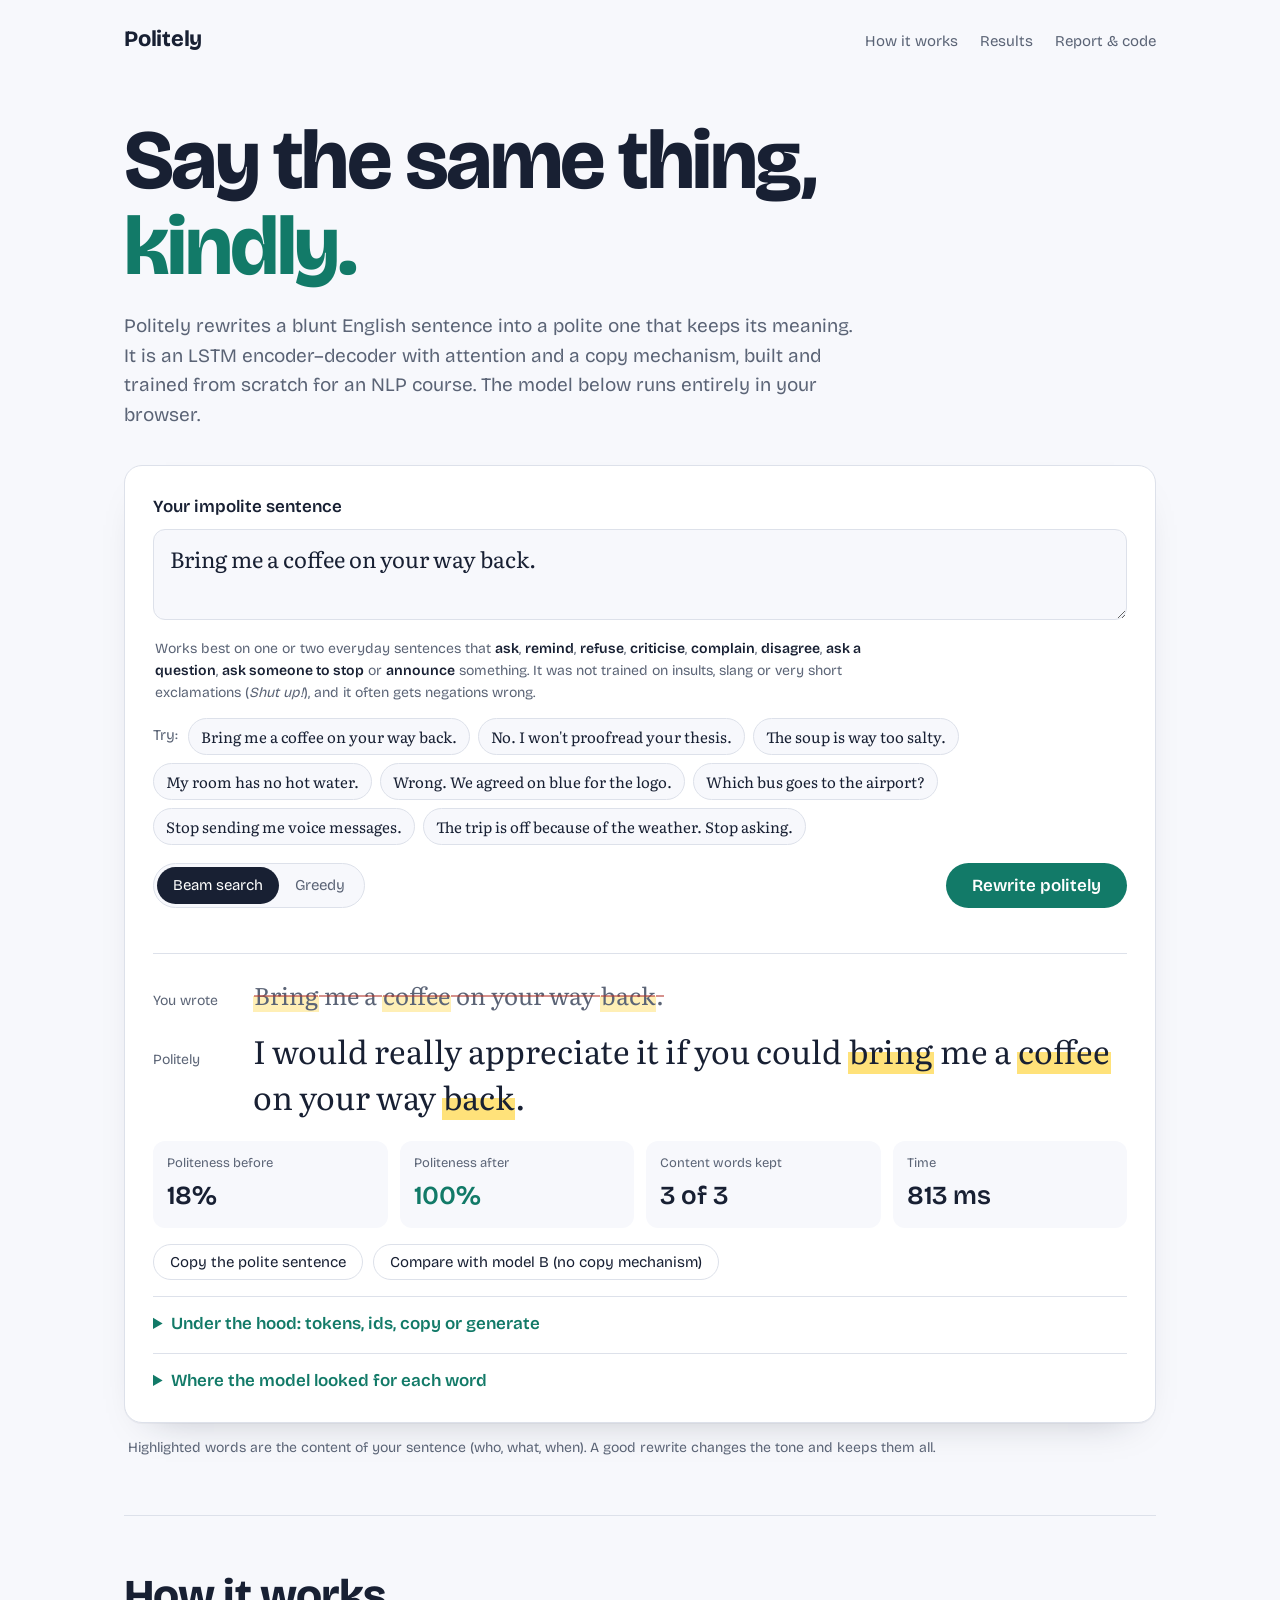
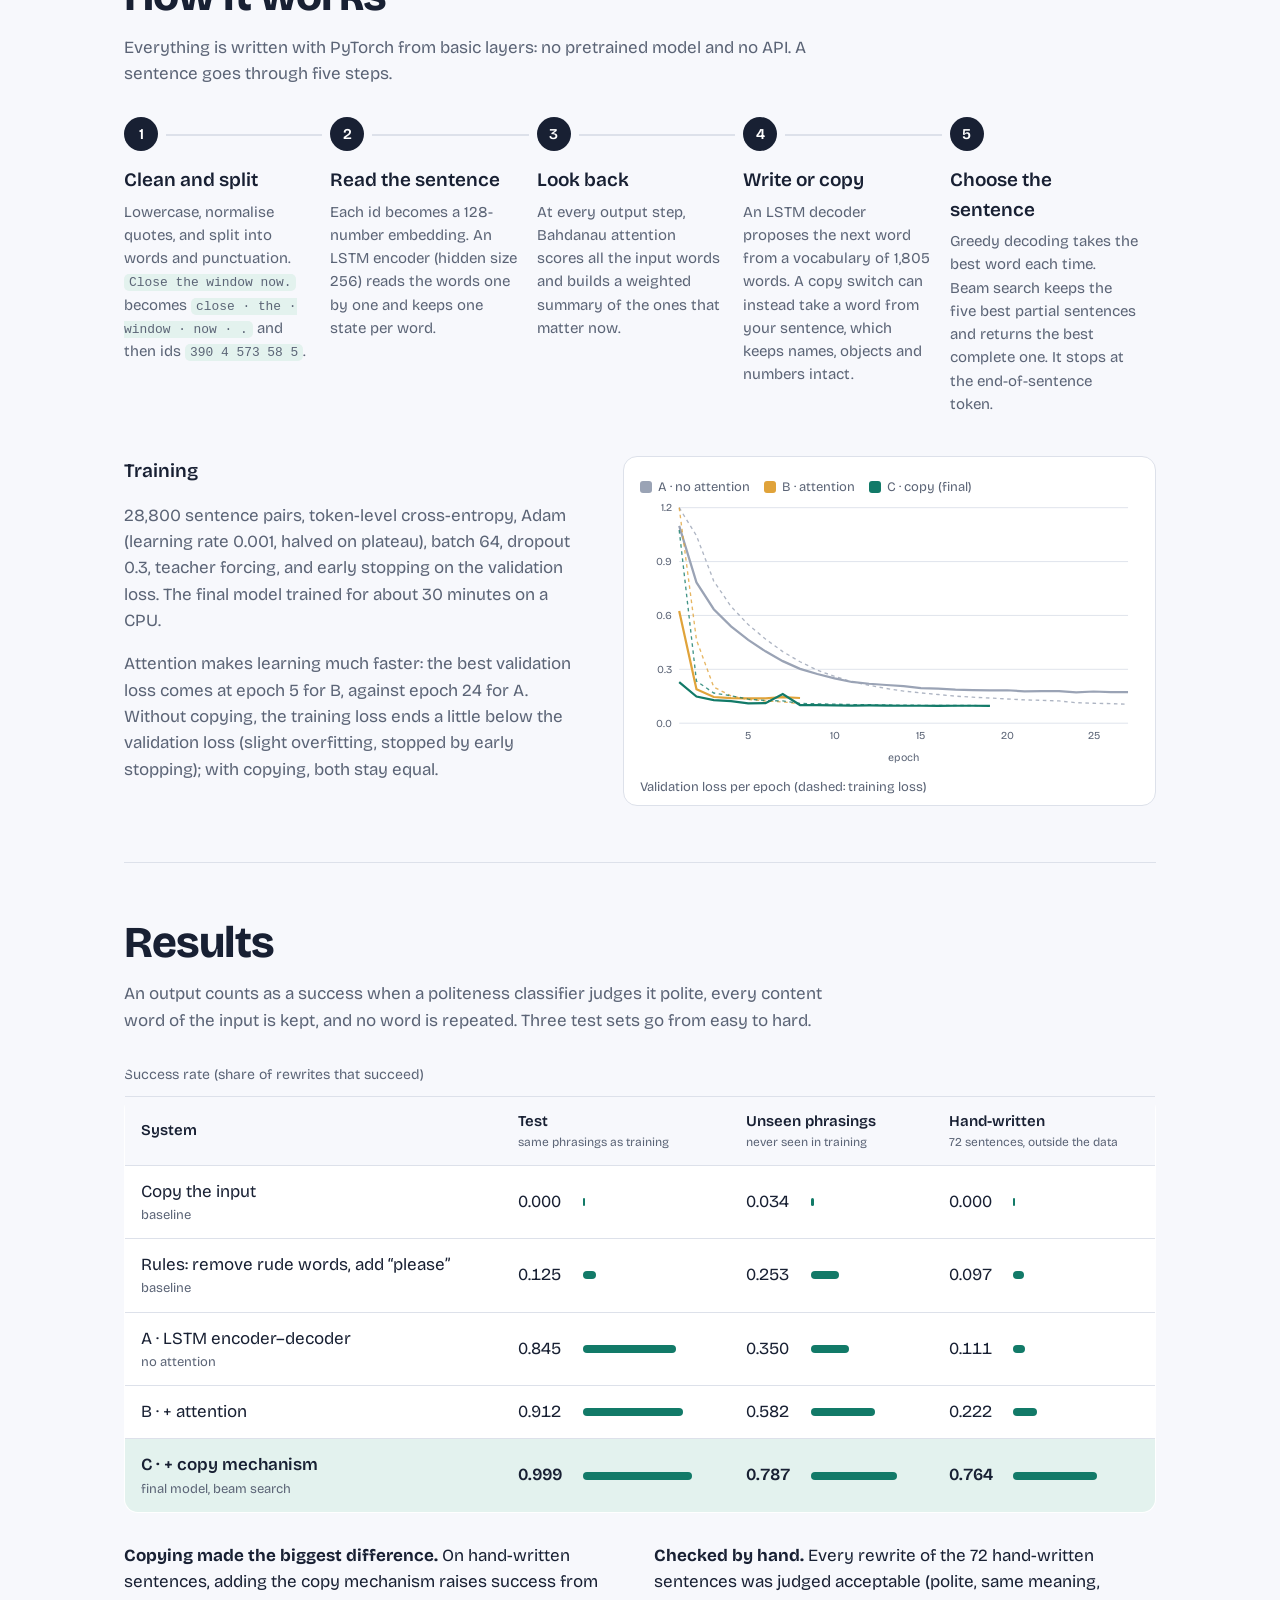
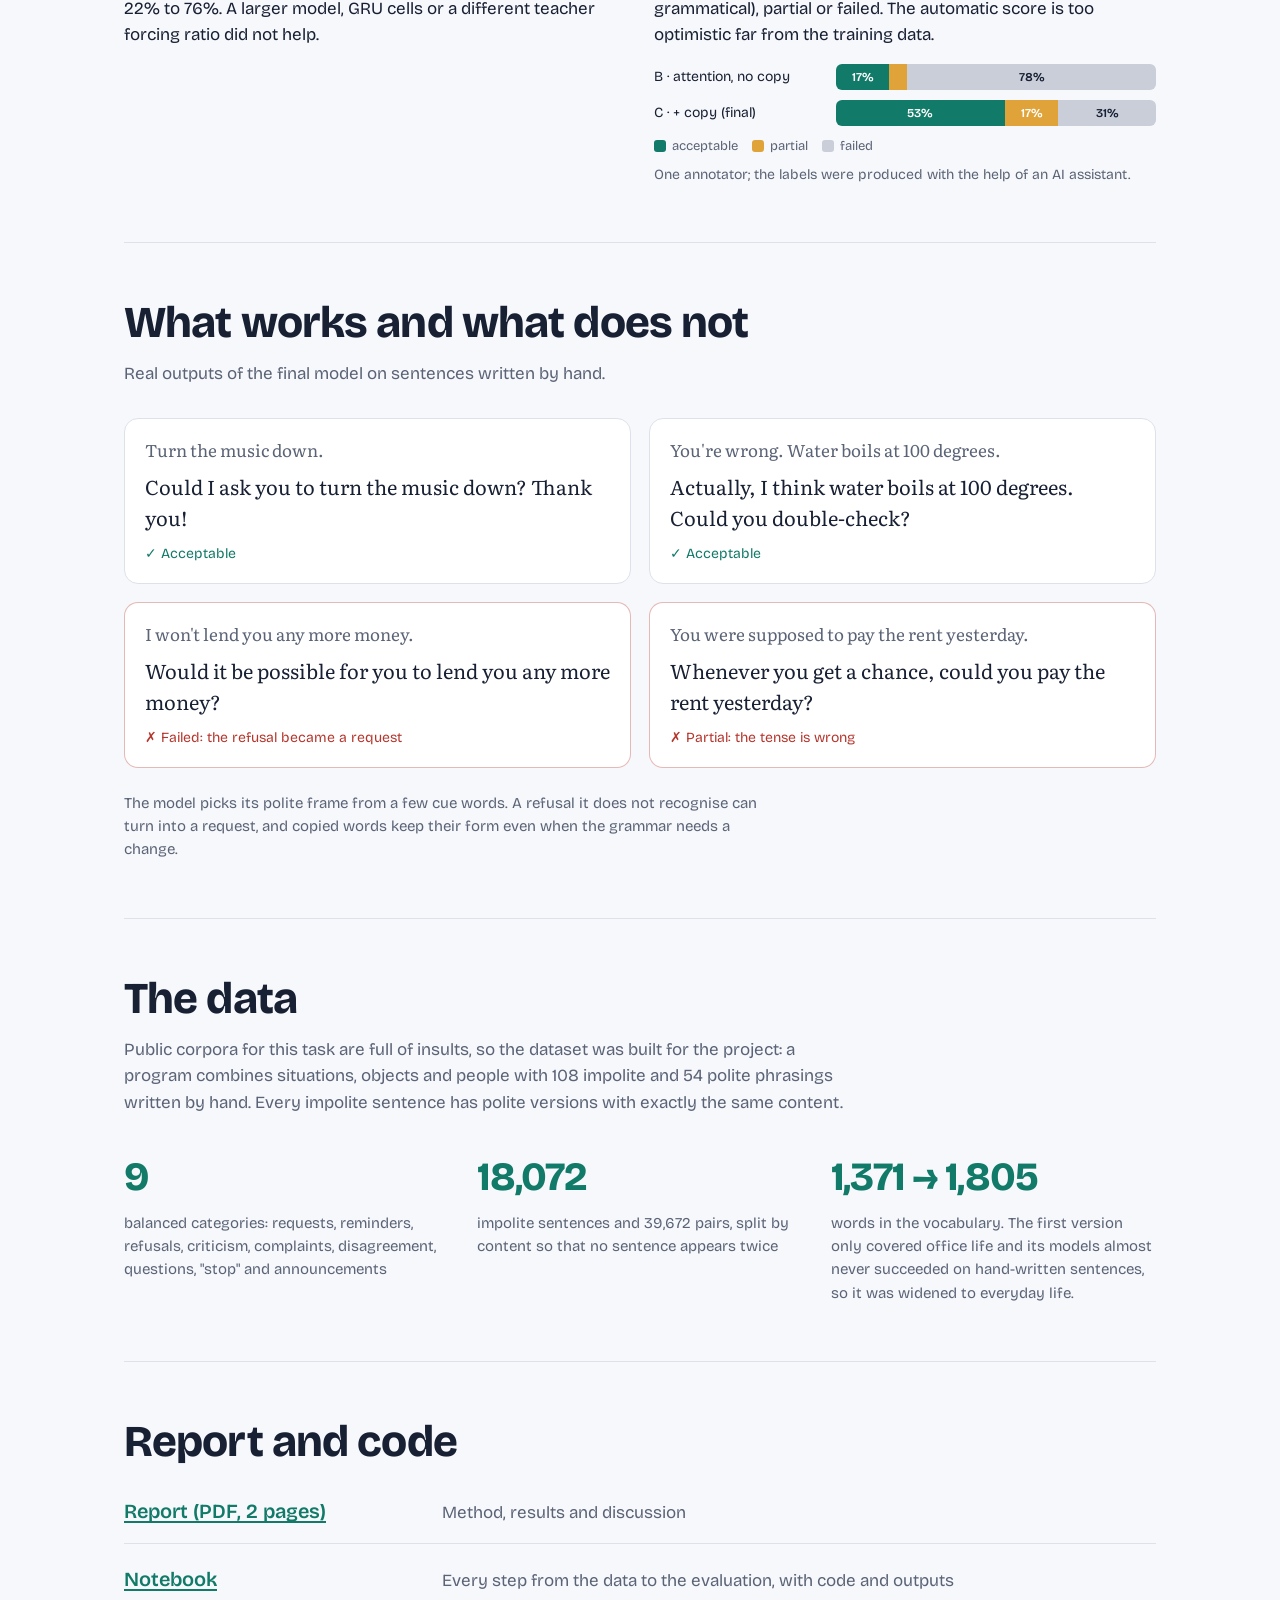
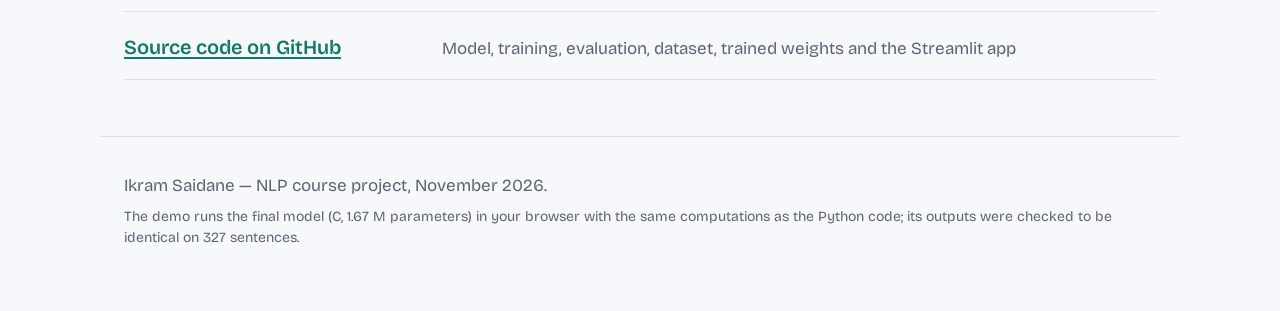
<file: website/index.html>
<!doctype html>
<html lang="en">
<head>
<meta charset="utf-8">
<meta name="viewport" content="width=device-width, initial-scale=1">
<title>Politely — rewriting impolite sentences with a seq2seq model</title>
<meta name="description" content="NLP course project: an LSTM encoder–decoder with attention and a copy mechanism, trained from scratch, that rewrites impolite English sentences politely. Try the model in your browser.">
<link rel="preconnect" href="https://fonts.googleapis.com">
<link rel="preconnect" href="https://fonts.gstatic.com" crossorigin>
<link href="https://fonts.googleapis.com/css2?family=Bricolage+Grotesque:opsz,wght@12..96,400;12..96,600;12..96,750&family=Literata:ital,opsz,wght@0,7..72,400;0,7..72,500;1,7..72,400&display=swap" rel="stylesheet">
<link rel="stylesheet" href="css/style.css">
<link rel="icon" href="data:image/svg+xml,<svg xmlns='http://www.w3.org/2000/svg' viewBox='0 0 32 32'><rect width='32' height='32' rx='8' fill='%23127A68'/><path d='M8 11h16v8H15l-5 4v-4H8z' fill='%23F7F8FC'/></svg>">
</head>
<body>
<header class="top">
  <a class="brand" href="#">Politely</a>
  <nav aria-label="Project links">
    <a href="#how">How it works</a>
    <a href="#results">Results</a>
    <a href="#read">Report &amp; code</a>
  </nav>
</header>

<main>
<section class="hero">
  <h1>Say the same thing, <span class="kind">kindly.</span></h1>
  <p class="lede">Politely rewrites a blunt English sentence into a polite one that keeps its meaning. It is an LSTM encoder–decoder with attention and a copy mechanism, built and trained from scratch for an NLP course. The model below runs entirely in your browser.</p>

  <div class="demo" id="demo">
    <label for="input" class="demo-label">Your impolite sentence</label>
    <textarea id="input" rows="2" maxlength="300" spellcheck="false">Bring me a coffee on your way back.</textarea>
    <p class="scope">Works best on one or two everyday sentences that <strong>ask</strong>, <strong>remind</strong>, <strong>refuse</strong>, <strong>criticise</strong>, <strong>complain</strong>, <strong>disagree</strong>, <strong>ask a question</strong>, <strong>ask someone to stop</strong> or <strong>announce</strong> something. It was not trained on insults, slang or very short exclamations (<em>Shut up!</em>), and it often gets negations wrong.</p>
    <div class="examples" role="group" aria-label="Example sentences">
      <span class="examples-label">Try:</span>
    </div>
    <div class="controls">
      <div class="seg" role="radiogroup" aria-label="Decoding">
        <label><input type="radio" name="decoding" value="beam" checked> Beam search</label>
        <label><input type="radio" name="decoding" value="greedy"> Greedy</label>
      </div>
      <button id="go" class="go" disabled>Loading the model…</button>
    </div>
    <div class="progress" id="progress" aria-hidden="true"><i id="progress-bar"></i></div>

    <div class="result" id="result" hidden>
      <p class="said"><span class="tag">You wrote</span><span id="before" class="sentence rude"></span></p>
      <p class="said"><span class="tag">Politely</span><span id="after" class="sentence polite"></span></p>
      <dl class="scores">
        <div><dt>Politeness before</dt><dd id="pb"></dd></div>
        <div><dt>Politeness after</dt><dd id="pa"></dd></div>
        <div><dt>Content words kept</dt><dd id="ck"></dd></div>
        <div><dt>Time</dt><dd id="tm"></dd></div>
      </dl>
      <div id="warn" class="warn" hidden></div>
      <p id="notes" class="notes"></p>
      <div class="actions">
        <button type="button" class="ghost" id="copy">Copy the polite sentence</button>
        <button type="button" class="ghost" id="compare">Compare with model B (no copy mechanism)</button>
      </div>
      <div class="compare" id="compare-box" hidden>
        <p class="said"><span class="tag">Model B</span><span id="b-out" class="sentence"></span></p>
        <p class="small" id="b-note"></p>
      </div>
      <details class="hood">
        <summary>Under the hood: tokens, ids, copy or generate</summary>
        <div class="hood-grid">
          <div><h4>Input tokens and ids</h4><div id="in-tokens" class="tokens"></div></div>
          <div><h4>Each output word: copied or generated?</h4><div id="copy-bars" class="copy-bars"></div>
          <p class="small">The copy switch gives the probability of taking the word from your sentence (dark) rather than from the vocabulary (light).</p></div>
        </div>
      </details>
      <details class="attention">
        <summary>Where the model looked for each word</summary>
        <p class="small">Each row is a word the model wrote; darker cells are the input words it paid attention to. Words copied from your sentence sit on the diagonal.</p>
        <div id="heatmap" class="heatmap"></div>
      </details>
    </div>
    <p id="error" class="error" role="alert" hidden></p>
  </div>
  <p class="fine">Highlighted words are the content of your sentence (who, what, when). A good rewrite changes the tone and keeps them all.</p>
</section>

<section id="how" class="block">
  <h2>How it works</h2>
  <p class="intro">Everything is written with PyTorch from basic layers: no pretrained model and no API. A sentence goes through five steps.</p>
  <ol class="steps">
    <li><h3>Clean and split</h3><p>Lowercase, normalise quotes, and split into words and punctuation. <span class="mono">Close the window now.</span> becomes <span class="mono">close · the · window · now · .</span> and then ids <span class="mono">390 4 573 58 5</span>.</p></li>
    <li><h3>Read the sentence</h3><p>Each id becomes a 128-number embedding. An LSTM encoder (hidden size 256) reads the words one by one and keeps one state per word.</p></li>
    <li><h3>Look back</h3><p>At every output step, Bahdanau attention scores all the input words and builds a weighted summary of the ones that matter now.</p></li>
    <li><h3>Write or copy</h3><p>An LSTM decoder proposes the next word from a vocabulary of 1,805 words. A copy switch can instead take a word from your sentence, which keeps names, objects and numbers intact.</p></li>
    <li><h3>Choose the sentence</h3><p>Greedy decoding takes the best word each time. Beam search keeps the five best partial sentences and returns the best complete one. It stops at the end-of-sentence token.</p></li>
  </ol>
  <div class="training">
    <div>
      <h3>Training</h3>
      <p>28,800 sentence pairs, token-level cross-entropy, Adam (learning rate 0.001, halved on plateau), batch 64, dropout 0.3, teacher forcing, and early stopping on the validation loss. The final model trained for about 30 minutes on a CPU.</p>
      <p>Attention makes learning much faster: the best validation loss comes at epoch 5 for B, against epoch 24 for A. Without copying, the training loss ends a little below the validation loss (slight overfitting, stopped by early stopping); with copying, both stay equal.</p>
    </div>
    <figure class="chart">
      <div id="curves" role="img" aria-label="Validation loss per epoch of models A, B and C"></div>
      <figcaption>Validation loss per epoch (dashed: training loss)</figcaption>
    </figure>
  </div>
</section>

<section id="results" class="block">
  <h2>Results</h2>
  <p class="intro">An output counts as a success when a politeness classifier judges it polite, every content word of the input is kept, and no word is repeated. Three test sets go from easy to hard.</p>
  <div class="table-wrap">
    <table class="results">
      <caption>Success rate (share of rewrites that succeed)</caption>
      <thead><tr><th scope="col">System</th><th scope="col">Test<span>same phrasings as training</span></th><th scope="col">Unseen phrasings<span>never seen in training</span></th><th scope="col">Hand-written<span>72 sentences, outside the data</span></th></tr></thead>
      <tbody id="results-body"></tbody>
    </table>
  </div>
  <div class="findings">
    <p><strong>Copying made the biggest difference.</strong> On hand-written sentences, adding the copy mechanism raises success from 22% to 76%. A larger model, GRU cells or a different teacher forcing ratio did not help.</p>
    <div>
      <p><strong>Checked by hand.</strong> Every rewrite of the 72 hand-written sentences was judged acceptable (polite, same meaning, grammatical), partial or failed. The automatic score is too optimistic far from the training data.</p>
      <div class="human" id="human"></div>
      <p class="small">One annotator; the labels were produced with the help of an AI assistant.</p>
    </div>
  </div>
</section>

<section class="block">
  <h2>What works and what does not</h2>
  <p class="intro">Real outputs of the final model on sentences written by hand.</p>
  <div class="pairs" id="pairs"></div>
  <p class="aside-note">The model picks its polite frame from a few cue words. A refusal it does not recognise can turn into a request, and copied words keep their form even when the grammar needs a change.</p>
</section>

<section class="block">
  <h2>The data</h2>
  <p class="intro">Public corpora for this task are full of insults, so the dataset was built for the project: a program combines situations, objects and people with 108 impolite and 54 polite phrasings written by hand. Every impolite sentence has polite versions with exactly the same content.</p>
  <dl class="facts">
    <div><dt>9</dt><dd>balanced categories: requests, reminders, refusals, criticism, complaints, disagreement, questions, "stop" and announcements</dd></div>
    <div><dt>18,072</dt><dd>impolite sentences and 39,672 pairs, split by content so that no sentence appears twice</dd></div>
    <div><dt>1,371 → 1,805</dt><dd>words in the vocabulary. The first version only covered office life and its models almost never succeeded on hand-written sentences, so it was widened to everyday life.</dd></div>
  </dl>
</section>

<section id="read" class="block read">
  <h2>Report and code</h2>
  <ul class="links">
    <li><a href="files/NLP_Project_Report.pdf">Report (PDF, 2 pages)</a><span>Method, results and discussion</span></li>
    <li><a href="https://github.com/Ikram-Saidane/politely-seq2seq/blob/main/NLP_Project.ipynb">Notebook</a><span>Every step from the data to the evaluation, with code and outputs</span></li>
    <li><a href="https://github.com/Ikram-Saidane/politely-seq2seq">Source code on GitHub</a><span>Model, training, evaluation, dataset, trained weights and the Streamlit app</span></li>
  </ul>
</section>
</main>

<footer>
  <p>Ikram Saidane — NLP course project, November 2026.</p>
  <p class="small">The demo runs the final model (C, 1.67 M parameters) in your browser with the same computations as the Python code; its outputs were checked to be identical on 327 sentences.</p>
</footer>

<script type="module" src="js/app.js"></script>
</body>
</html>
</file>
<file: website/css/style.css>
:root {
  --paper: #F7F8FC;
  --surface: #FFFFFF;
  --ink: #182033;
  --muted: #5B6476;
  --line: #DDE1EA;
  --polite: #127A68;
  --polite-soft: #E3F2EE;
  --rude: #B4372E;
  --marker: #FFE27A;
  --display: "Bricolage Grotesque", system-ui, sans-serif;
  --text: "Bricolage Grotesque", system-ui, sans-serif;
  --speech: "Literata", Georgia, serif;
  color-scheme: light;
}

* { box-sizing: border-box; }
html { scroll-behavior: smooth; }
@media (prefers-reduced-motion: reduce) { html { scroll-behavior: auto; } }

body {
  margin: 0;
  background: var(--paper);
  color: var(--ink);
  font-family: var(--text);
  font-size: 17px;
  line-height: 1.55;
  -webkit-font-smoothing: antialiased;
}

a { color: var(--polite); text-underline-offset: 3px; }
a:focus-visible, button:focus-visible, textarea:focus-visible, summary:focus-visible,
.seg input:focus-visible + span, .chip:focus-visible {
  outline: 3px solid var(--polite);
  outline-offset: 3px;
}

.top {
  max-width: 1080px;
  margin: 0 auto;
  padding: 22px 24px;
  display: flex;
  align-items: baseline;
  justify-content: space-between;
  gap: 16px;
}
.brand {
  font-family: var(--display);
  font-weight: 750;
  font-size: 22px;
  color: var(--ink);
  text-decoration: none;
  letter-spacing: -0.01em;
}
.top nav { display: flex; gap: 22px; flex-wrap: wrap; }
.top nav a { color: var(--muted); text-decoration: none; font-size: 15px; }
.top nav a:hover { color: var(--ink); }

main { max-width: 1080px; margin: 0 auto; padding: 0 24px; }

/* ---------- hero ---------- */
.hero { padding: 40px 0 56px; }
h1 {
  font-family: var(--display);
  font-weight: 750;
  font-size: clamp(42px, 7vw, 84px);
  line-height: 1.02;
  letter-spacing: -0.03em;
  margin: 0 0 22px;
  max-width: 14ch;
}
h1 .kind { color: var(--polite); }
.lede { font-size: 19px; max-width: 62ch; color: var(--muted); margin: 0 0 36px; }

.demo {
  background: var(--surface);
  border: 1px solid var(--line);
  border-radius: 18px;
  padding: 28px;
  box-shadow: 0 1px 0 rgba(24, 32, 51, 0.04), 0 18px 40px -28px rgba(24, 32, 51, 0.35);
}
.demo-label { display: block; font-weight: 600; margin-bottom: 8px; }
textarea {
  width: 100%;
  font-family: var(--speech);
  font-size: 22px;
  line-height: 1.4;
  color: var(--ink);
  border: 1px solid var(--line);
  border-radius: 12px;
  padding: 14px 16px;
  resize: vertical;
  background: var(--paper);
}
.examples { display: flex; flex-wrap: wrap; gap: 8px; align-items: center; margin: 14px 0 18px; }
.examples-label { color: var(--muted); font-size: 15px; margin-right: 2px; }
.chip {
  font-family: var(--speech);
  font-size: 15px;
  border: 1px solid var(--line);
  background: var(--paper);
  color: var(--ink);
  padding: 6px 12px;
  border-radius: 999px;
  cursor: pointer;
}
.chip:hover { border-color: var(--polite); }

.controls { display: flex; flex-wrap: wrap; gap: 14px; align-items: center; justify-content: space-between; }
.seg { display: inline-flex; border: 1px solid var(--line); border-radius: 999px; padding: 3px; background: var(--paper); }
.seg label { position: relative; cursor: pointer; }
.seg input { position: absolute; opacity: 0; }
.seg span { display: block; padding: 7px 16px; border-radius: 999px; font-size: 15px; color: var(--muted); }
.seg input:checked + span { background: var(--ink); color: #fff; }
.go {
  font-family: var(--display);
  font-weight: 600;
  font-size: 17px;
  border: 0;
  border-radius: 999px;
  padding: 12px 26px;
  background: var(--polite);
  color: #fff;
  cursor: pointer;
}
.go:hover:not(:disabled) { background: #0E6457; }
.go:disabled { background: #9BB8B1; cursor: progress; }

.result { margin-top: 28px; border-top: 1px solid var(--line); padding-top: 24px; }
.said { display: grid; grid-template-columns: 88px 1fr; gap: 12px; margin: 0 0 14px; align-items: baseline; }
.tag { font-size: 14px; color: var(--muted); }
.sentence { font-family: var(--speech); font-size: 24px; line-height: 1.45; }
.sentence.rude { color: var(--muted); text-decoration: line-through; text-decoration-color: rgba(180, 55, 46, 0.55); text-decoration-thickness: 2px; }
.sentence.polite { color: var(--ink); font-size: clamp(24px, 3.2vw, 32px); }
mark { background: linear-gradient(transparent 55%, var(--marker) 55%); color: inherit; padding: 0 1px; }
.sentence.rude mark { background: linear-gradient(transparent 55%, rgba(255, 226, 122, 0.55) 55%); }

.scores { display: grid; grid-template-columns: repeat(4, 1fr); gap: 12px; margin: 22px 0 6px; }
.scores div { background: var(--paper); border-radius: 12px; padding: 12px 14px; }
.scores dt { font-size: 13px; color: var(--muted); }
.scores dd { margin: 2px 0 0; font-family: var(--display); font-weight: 600; font-size: 26px; }
.scores .up { color: var(--polite); }
.notes { color: var(--muted); font-size: 15px; margin: 10px 0 0; }
.notes .lost { color: var(--rude); }

.attention { margin-top: 16px; }
.attention summary { cursor: pointer; font-weight: 600; color: var(--polite); }
.small { font-size: 14px; color: var(--muted); }
.heatmap { overflow-x: auto; padding-bottom: 6px; }
.heatmap svg text { font-family: var(--text); font-size: 12px; fill: var(--muted); }
.fine { font-size: 14px; color: var(--muted); margin: 14px 4px 0; }
.error { color: var(--rude); margin: 14px 0 0; }

/* ---------- blocks ---------- */
.block { padding: 56px 0; border-top: 1px solid var(--line); }
h2 {
  font-family: var(--display);
  font-weight: 750;
  font-size: clamp(30px, 4vw, 44px);
  letter-spacing: -0.02em;
  line-height: 1.1;
  margin: 0 0 14px;
}
h3 { font-family: var(--display); font-weight: 600; font-size: 19px; margin: 0 0 6px; }
.intro { max-width: 66ch; color: var(--muted); margin: 0 0 30px; }
.aside-note { max-width: 66ch; color: var(--muted); font-size: 15px; margin: 24px 0 0; }
.mono { font-family: ui-monospace, "SF Mono", Menlo, monospace; font-size: 0.86em; background: var(--polite-soft); padding: 1px 5px; border-radius: 5px; }

.steps { list-style: none; counter-reset: step; padding: 0; margin: 0; display: grid; grid-template-columns: repeat(5, 1fr); gap: 0; }
.steps li { counter-increment: step; padding: 0 18px 0 0; position: relative; }
.steps li::before {
  content: counter(step);
  display: grid; place-items: center;
  width: 34px; height: 34px; border-radius: 50%;
  background: var(--ink); color: #fff;
  font-family: var(--display); font-weight: 600; font-size: 15px;
  margin-bottom: 14px;
}
.steps li::after {
  content: ""; position: absolute; top: 17px; left: 42px; right: 8px; height: 2px; background: var(--line);
}
.steps li:last-child::after { display: none; }
.steps p { font-size: 15px; color: var(--muted); margin: 0; }

.table-wrap { overflow-x: auto; }
table.results { border-collapse: collapse; width: 100%; min-width: 640px; background: var(--surface); border-radius: 14px; overflow: hidden; border: 1px solid var(--line); }
.results caption { text-align: left; color: var(--muted); font-size: 14px; padding: 0 0 10px; }
.results th, .results td { padding: 13px 16px; text-align: left; border-bottom: 1px solid var(--line); vertical-align: middle; }
.results thead th { font-weight: 600; font-size: 15px; background: var(--paper); }
.results thead th span { display: block; font-weight: 400; font-size: 12px; color: var(--muted); }
.results tbody tr:last-child td { border-bottom: 0; }
.results tr.final td { background: var(--polite-soft); font-weight: 600; }
.bar { display: flex; align-items: center; gap: 10px; }
.bar i { display: block; height: 8px; border-radius: 4px; background: var(--polite); min-width: 2px; }
.bar b { font-weight: inherit; font-variant-numeric: tabular-nums; width: 3.2em; }
.results td.system span { display: block; font-size: 13px; color: var(--muted); font-weight: 400; }

.findings { display: grid; grid-template-columns: 1fr 1fr; gap: 28px; margin-top: 30px; }
.findings p { margin: 0; max-width: 60ch; }

.pairs { display: grid; grid-template-columns: 1fr 1fr; gap: 18px; }
.pair { background: var(--surface); border: 1px solid var(--line); border-radius: 14px; padding: 18px 20px; }
.pair .in { font-family: var(--speech); color: var(--muted); margin: 0 0 8px; }
.pair .out { font-family: var(--speech); font-size: 20px; margin: 0 0 10px; }
.pair .verdict { font-size: 14px; margin: 0; }
.pair.good .verdict { color: var(--polite); }
.pair.bad .verdict { color: var(--rude); }
.pair.bad { border-color: rgba(180, 55, 46, 0.35); }

.facts { display: grid; grid-template-columns: repeat(3, 1fr); gap: 28px; margin: 0; }
.facts dt { font-family: var(--display); font-weight: 750; font-size: 40px; letter-spacing: -0.02em; color: var(--polite); }
.facts dd { margin: 4px 0 0; color: var(--muted); font-size: 15px; }

.links { list-style: none; padding: 0; margin: 0; display: grid; gap: 4px; }
.links li { display: grid; grid-template-columns: minmax(220px, 300px) 1fr; gap: 18px; padding: 16px 0; border-bottom: 1px solid var(--line); align-items: baseline; }
.links a { font-family: var(--display); font-weight: 600; font-size: 20px; }
.links span { color: var(--muted); }

footer { max-width: 1080px; margin: 0 auto; padding: 36px 24px 56px; color: var(--muted); border-top: 1px solid var(--line); }
footer p { margin: 0 0 6px; }

@media (max-width: 860px) {
  .steps { grid-template-columns: 1fr; gap: 22px; }
  .steps li { padding: 0 0 0 52px; }
  .steps li::before { position: absolute; left: 0; top: 0; margin: 0; }
  .steps li::after { display: none; }
  .findings, .pairs, .facts { grid-template-columns: 1fr; }
  .scores { grid-template-columns: 1fr 1fr; }
  .links li { grid-template-columns: 1fr; gap: 2px; }
}
@media (max-width: 520px) {
  body { font-size: 16px; }
  main, .top, footer { padding-left: 16px; padding-right: 16px; }
  .demo { padding: 18px; border-radius: 14px; }
  textarea { font-size: 19px; }
  .said { grid-template-columns: 1fr; gap: 2px; }
  .sentence { font-size: 21px; }
  .top { flex-direction: column; align-items: flex-start; gap: 4px; padding-top: 16px; padding-bottom: 8px; }
  .top nav { gap: 16px; }
  .controls { flex-direction: column; align-items: stretch; }
  .seg { justify-content: center; }
  .go { width: 100%; }
}

/* ---------- additions: loading, actions, comparison, under the hood, charts ---------- */
.progress { height: 3px; background: var(--line); border-radius: 2px; margin-top: 14px; overflow: hidden; transition: opacity .4s; }
.progress i { display: block; height: 100%; width: 0; background: var(--polite); transition: width .2s; }
.progress.done { opacity: 0; }

.actions { display: flex; flex-wrap: wrap; gap: 10px; margin-top: 16px; }
.ghost { font-family: var(--text); font-size: 15px; border: 1px solid var(--line); background: var(--surface); color: var(--ink); border-radius: 999px; padding: 8px 16px; cursor: pointer; }
.ghost:hover:not(:disabled) { border-color: var(--polite); color: var(--polite); }
.ghost:disabled { opacity: .6; cursor: progress; }
.compare { margin-top: 16px; padding: 16px 18px; border-radius: 12px; background: var(--paper); }
.compare .sentence { font-size: 21px; color: var(--muted); }
.compare .said { margin-bottom: 4px; }

.hood, .attention { margin-top: 16px; border-top: 1px solid var(--line); padding-top: 14px; }
.hood summary, .attention summary { cursor: pointer; font-weight: 600; color: var(--polite); }
.hood-grid { display: grid; grid-template-columns: 1fr 1fr; gap: 28px; margin-top: 14px; }
h4 { font-family: var(--display); font-weight: 600; font-size: 15px; margin: 0 0 10px; }
.tokens { display: flex; flex-wrap: wrap; gap: 6px; }
.tok { display: inline-flex; flex-direction: column; align-items: center; border: 1px solid var(--line); border-radius: 8px; padding: 4px 8px; background: var(--paper); }
.tok b { font-family: var(--speech); font-weight: 500; font-size: 15px; }
.tok small { font-family: ui-monospace, Menlo, monospace; font-size: 11px; color: var(--muted); }
.tok.end { border-style: dashed; }
.copy-bars { display: grid; gap: 4px; }
.cb { display: grid; grid-template-columns: 110px 1fr 76px; gap: 10px; align-items: center; font-size: 14px; }
.cb span { font-family: var(--speech); text-align: right; overflow: hidden; text-overflow: ellipsis; white-space: nowrap; }
.cb i { height: 10px; background: var(--polite-soft); border-radius: 5px; overflow: hidden; }
.cb i b { display: block; height: 100%; background: var(--polite); }
.cb em { font-style: normal; color: var(--muted); font-size: 13px; }

.training { display: grid; grid-template-columns: 1fr 1.15fr; gap: 36px; margin-top: 40px; align-items: start; }
.training p { color: var(--muted); max-width: 60ch; }
.chart { margin: 0; background: var(--surface); border: 1px solid var(--line); border-radius: 14px; padding: 14px 16px 8px; }
.chart svg text { font-family: var(--text); font-size: 12px; fill: var(--muted); }
.chart svg text.lbl { font-weight: 600; font-size: 13px; }
.chart svg .grid { stroke: var(--line); stroke-width: 1; }
.chart figcaption { font-size: 13px; color: var(--muted); padding-top: 4px; }

.human { display: grid; gap: 10px; margin: 16px 0 8px; }
.hrow { display: grid; grid-template-columns: 170px 1fr; gap: 12px; align-items: center; font-size: 14px; }
.hbar { display: flex; height: 26px; border-radius: 6px; overflow: hidden; }
.hbar i { display: flex; align-items: center; justify-content: center; font-style: normal; font-size: 12px; font-weight: 600; color: #fff; min-width: 0; }
.acc { background: var(--polite); }
.par { background: #E0A33A; }
.fail { background: #C9CED9; }
.hbar i.fail { color: var(--ink); }
.legend { font-size: 13px; color: var(--muted); display: flex; gap: 14px; align-items: center; margin: 6px 0 0; }
.legend span { display: inline-block; width: 12px; height: 12px; border-radius: 3px; margin-right: -8px; }

@media (max-width: 860px) {
  .hood-grid, .training { grid-template-columns: 1fr; }
  .hrow { grid-template-columns: 1fr; gap: 4px; }
}
@media (max-width: 520px) {
  .cb { grid-template-columns: 84px 1fr 66px; }
  .actions .ghost { width: 100%; }
}

.scope { font-size: 14px; color: var(--muted); margin: 10px 2px 0; max-width: 80ch; }
.scope strong { font-weight: 600; color: var(--ink); }
.warn { margin-top: 14px; padding: 12px 14px; border-radius: 10px; background: #FBEDEB; color: #7A2620; font-size: 15px; border-left: 4px solid var(--rude); }
</file>
